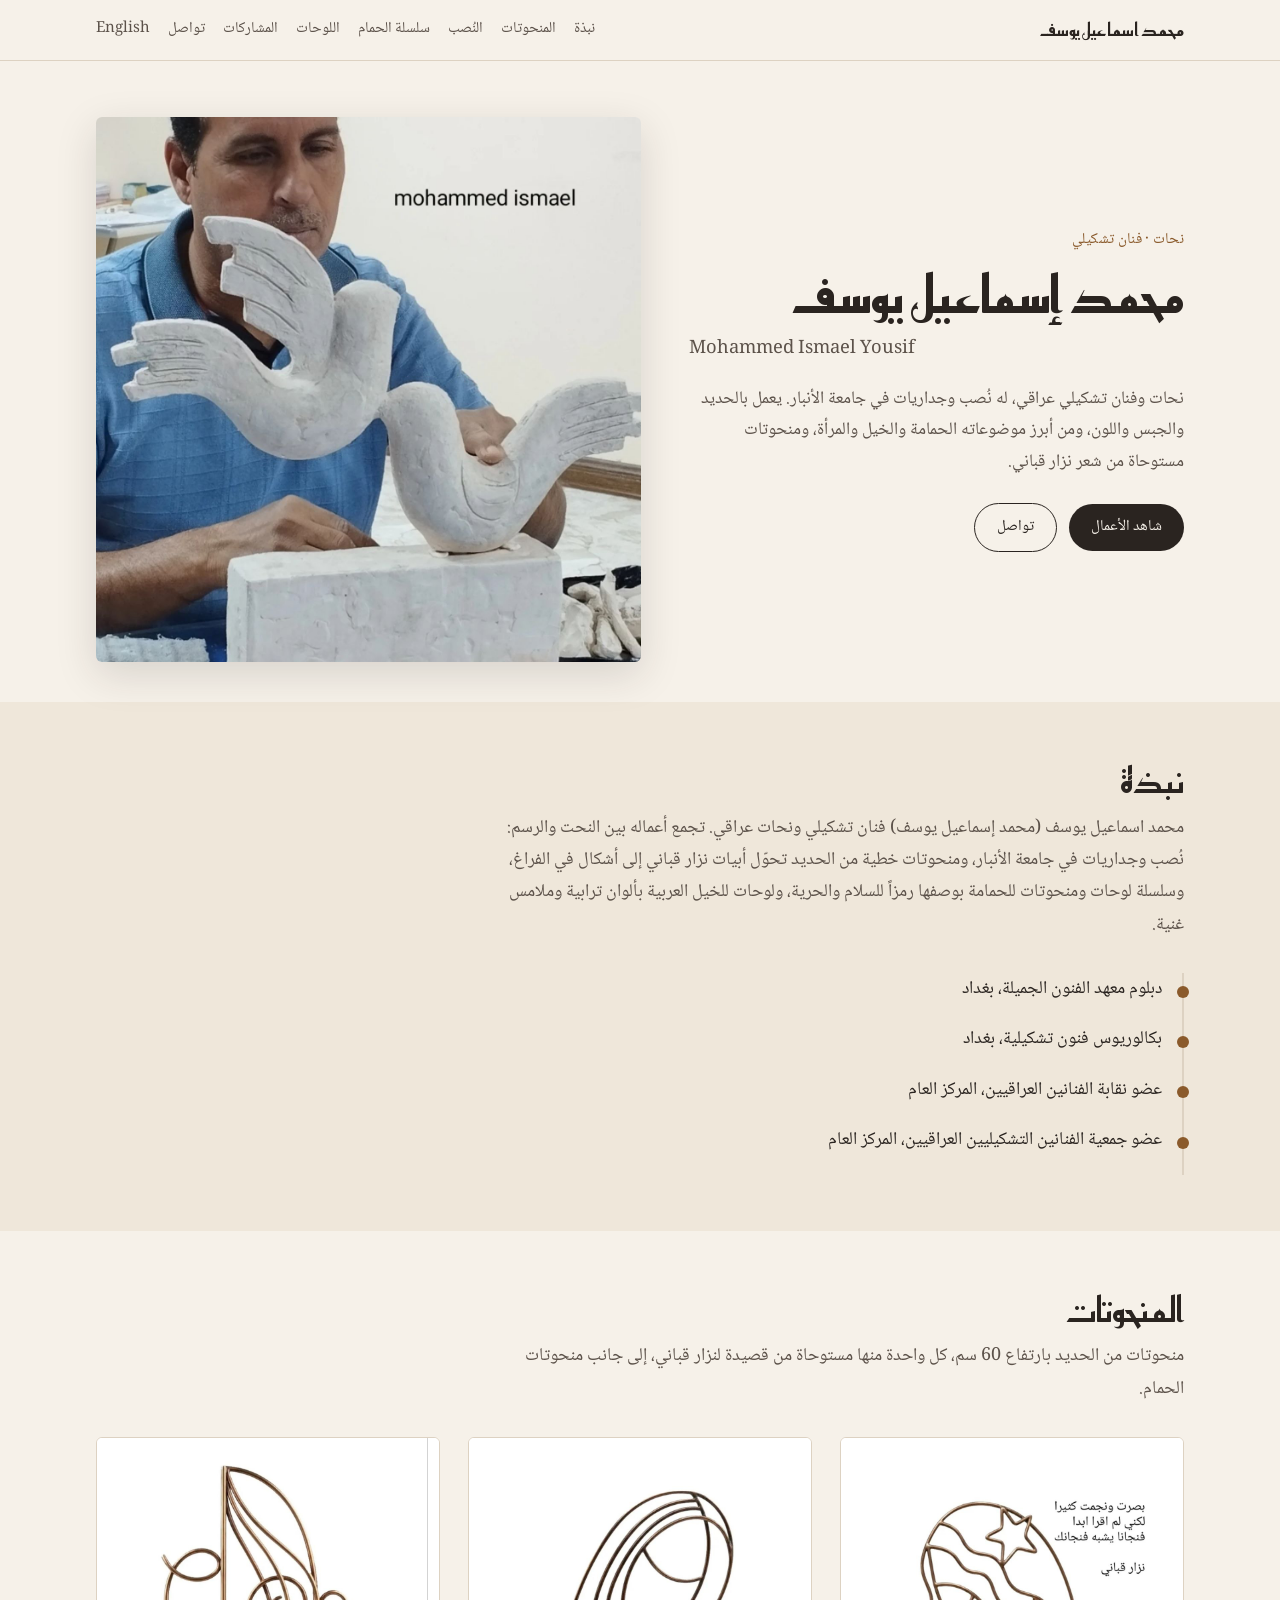
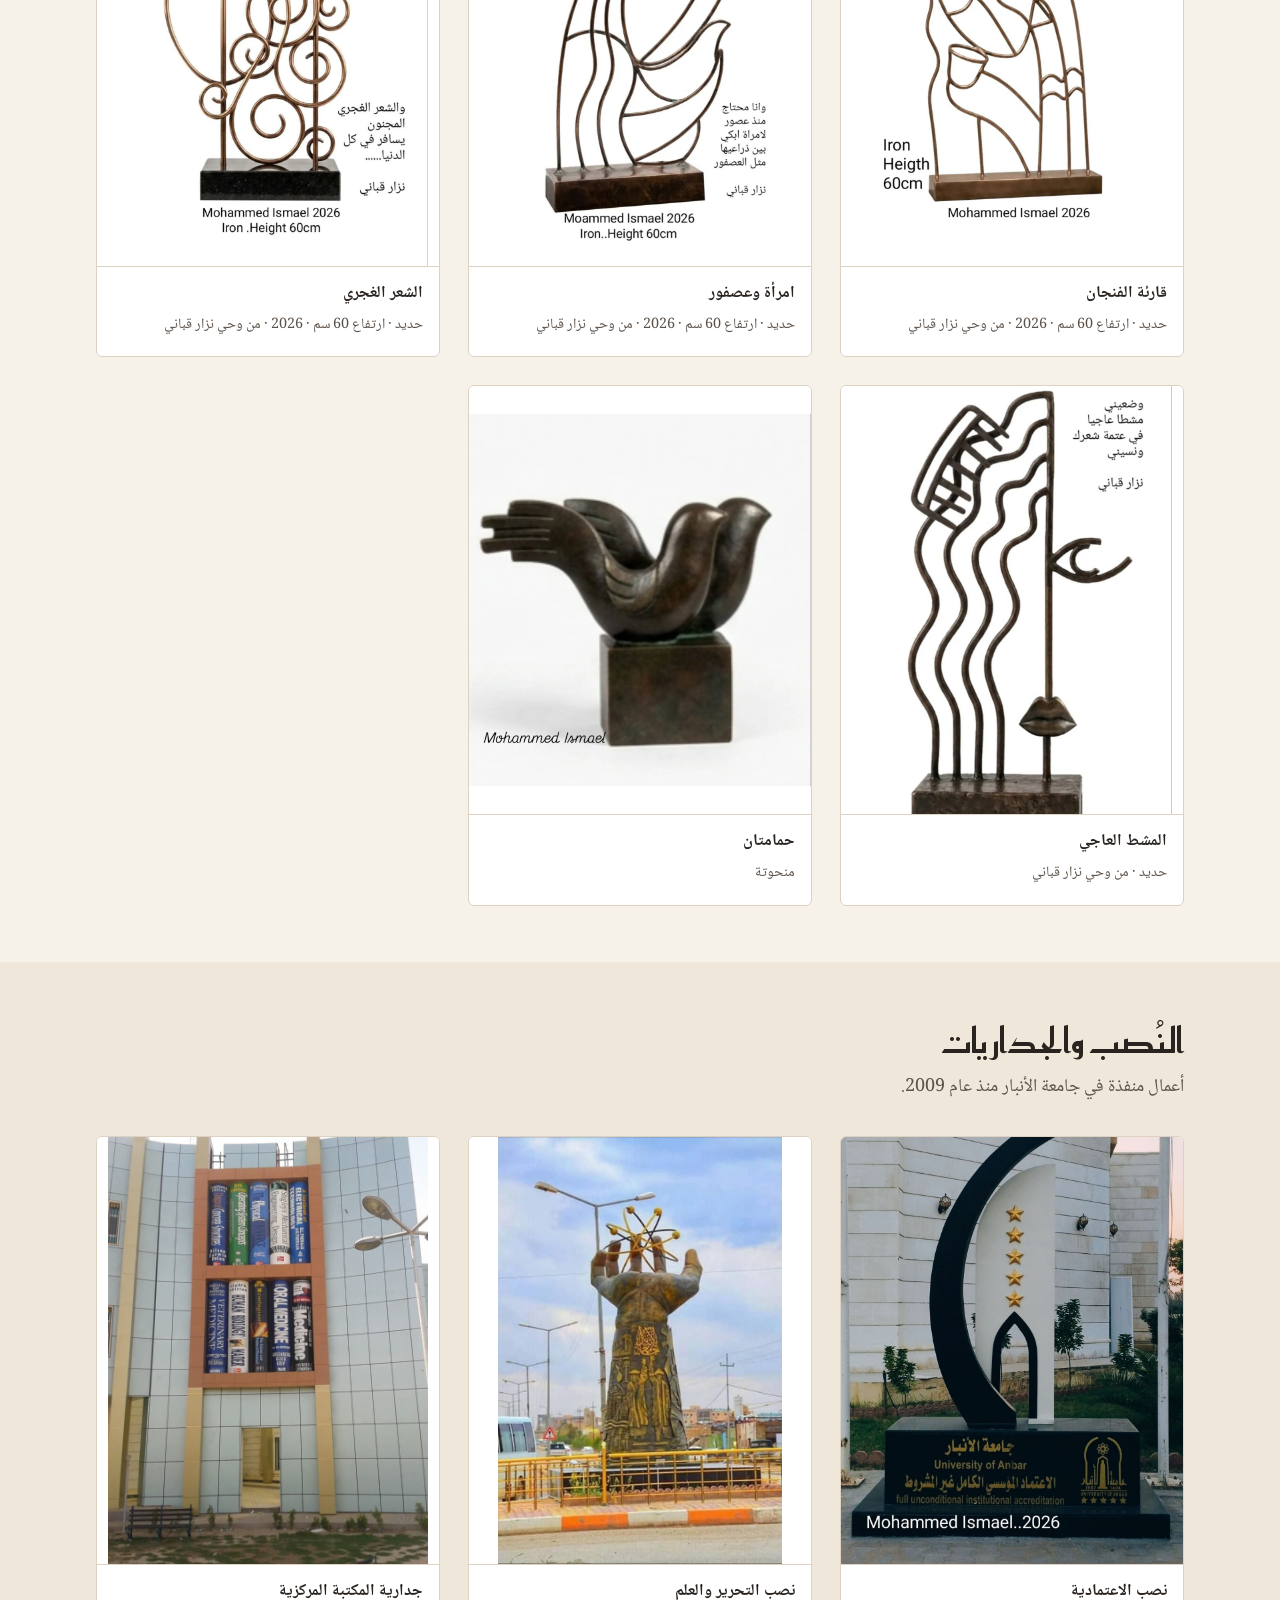
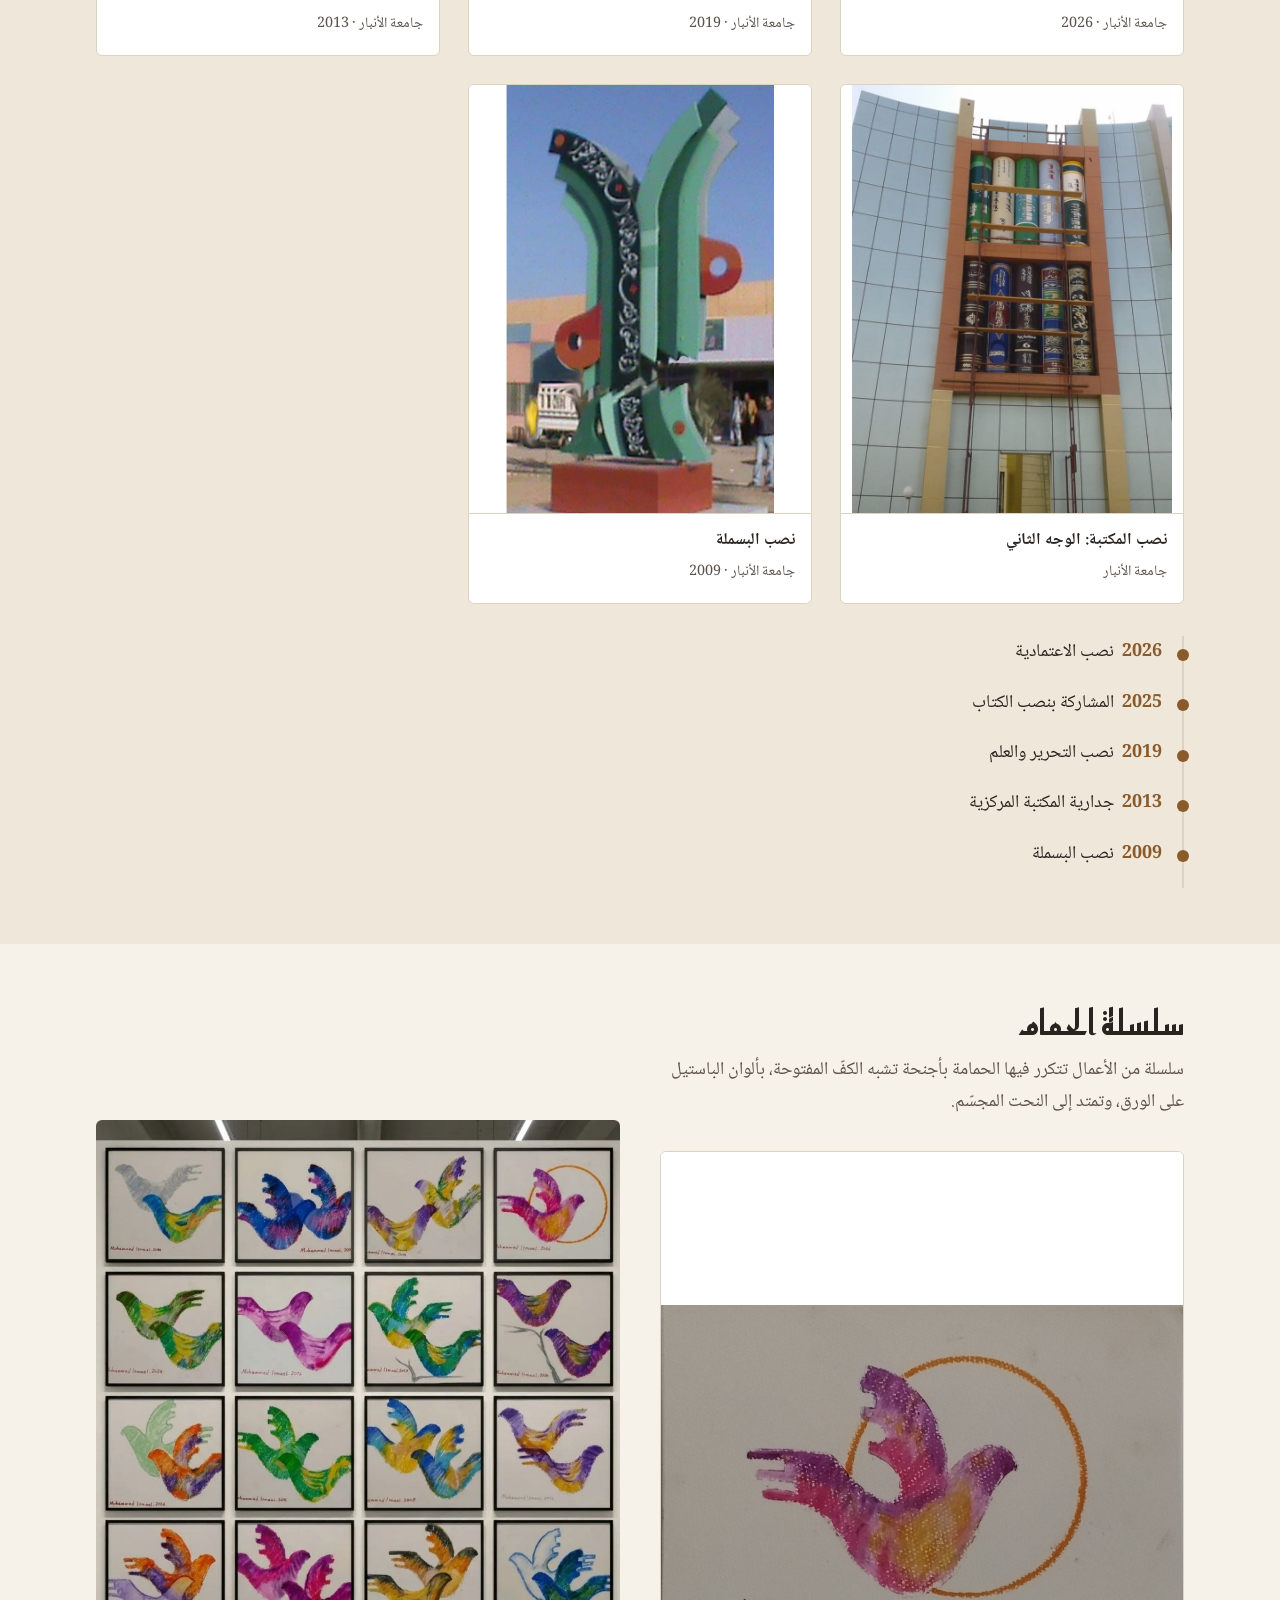
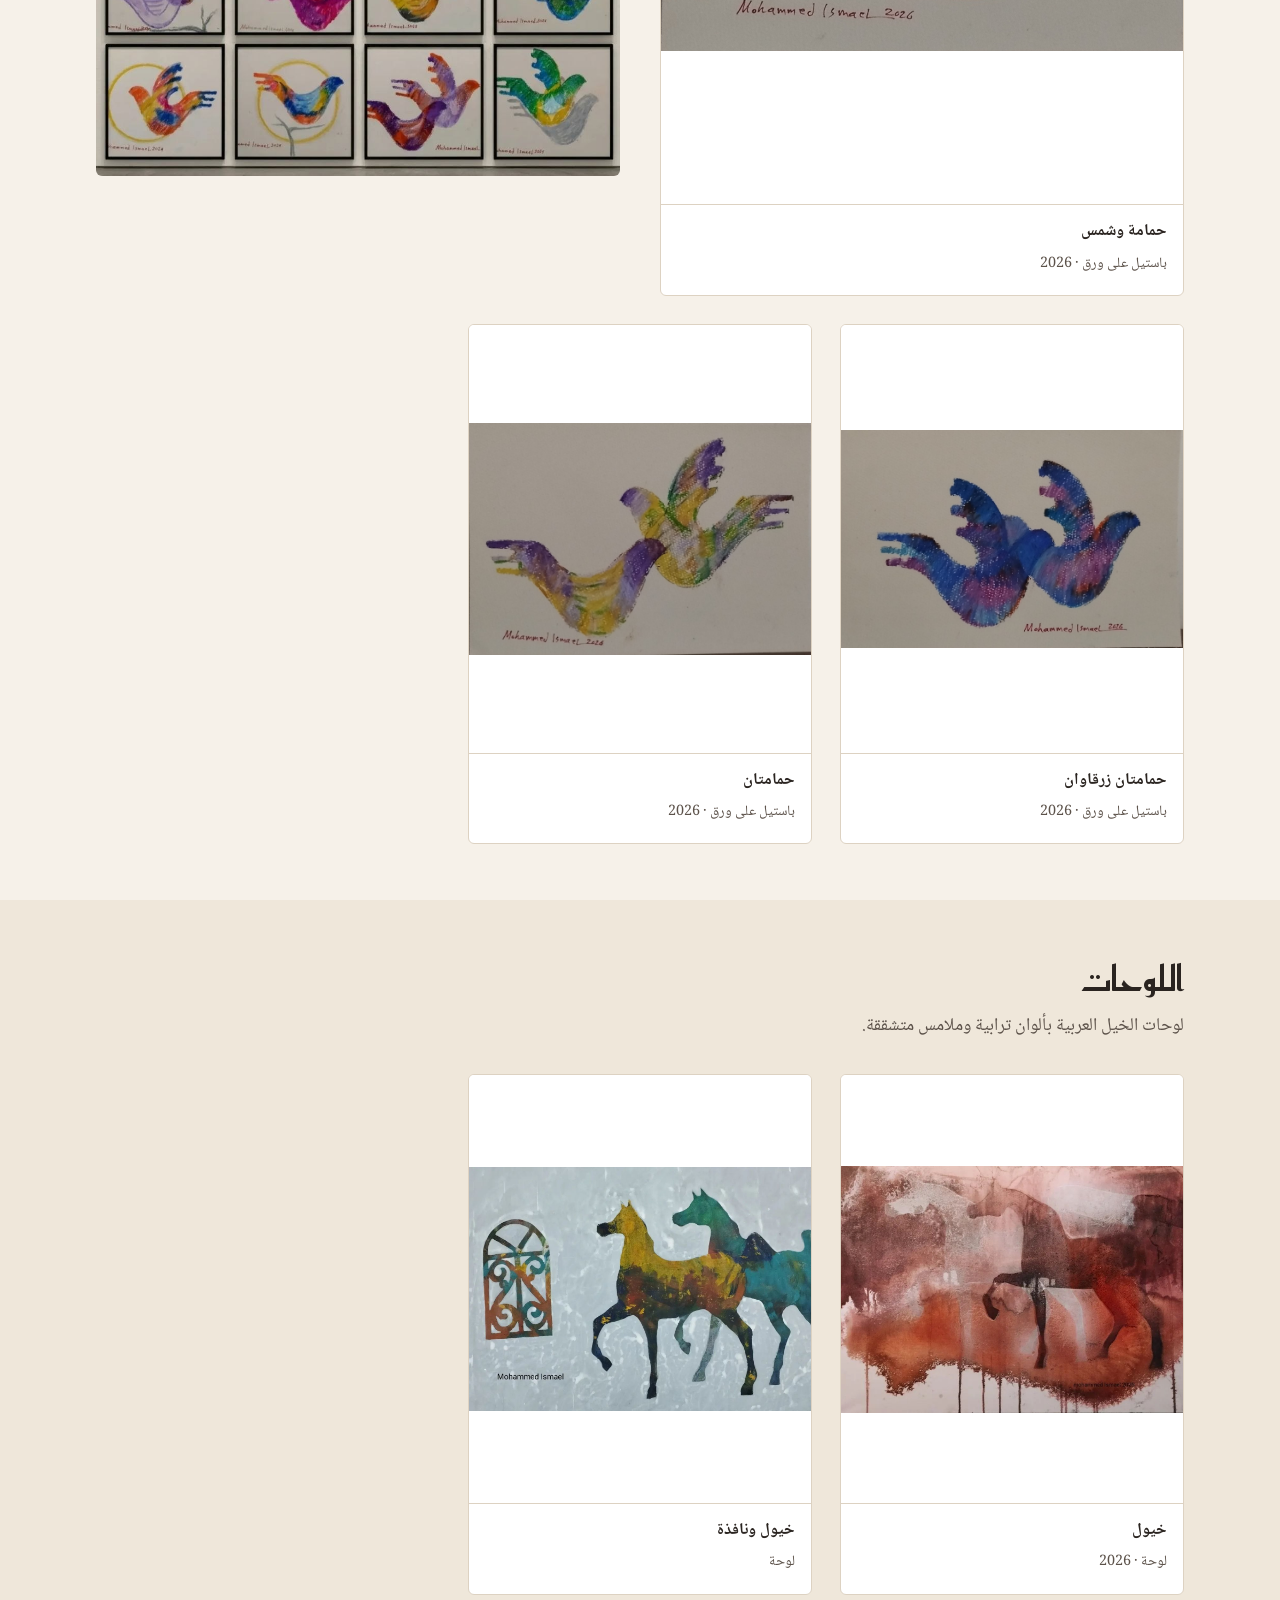
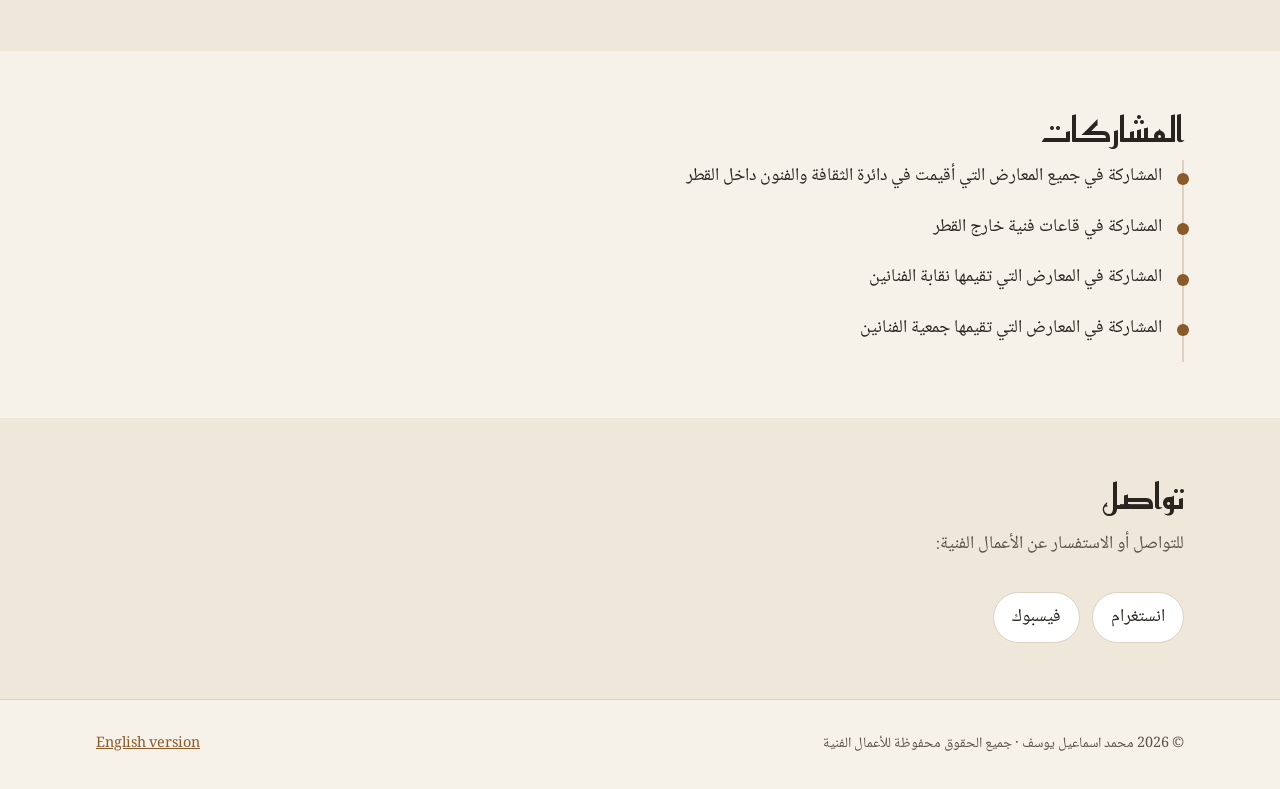
<file: index.html>
<!doctype html>
<html lang="ar" dir="rtl">
<head>
  <meta charset="utf-8">
  <meta name="viewport" content="width=device-width, initial-scale=1">
  <title>محمد اسماعيل يوسف | نحات وفنان تشكيلي</title>
  <meta name="description" content="الموقع الرسمي للفنان محمد اسماعيل يوسف (محمد إسماعيل يوسف · Mohammed Ismael)، نحات وفنان تشكيلي عراقي. نُصب وجداريات في جامعة الأنبار، ومنحوتات الحديد المستوحاة من شعر نزار قباني، وسلسلة الحمام، ولوحات الخيول.">
  <meta name="author" content="محمد اسماعيل يوسف">
  <link rel="canonical" href="https://mohammedismael-art.github.io/">
  <link rel="alternate" hreflang="ar" href="https://mohammedismael-art.github.io/">
  <link rel="alternate" hreflang="en" href="https://mohammedismael-art.github.io/en/">
  <link rel="alternate" hreflang="x-default" href="https://mohammedismael-art.github.io/">

  <meta property="og:type" content="profile">
  <meta property="og:title" content="محمد اسماعيل يوسف | نحات وفنان تشكيلي">
  <meta property="og:description" content="منحوتات ونُصب ولوحات الفنان محمد إسماعيل يوسف.">
  <meta property="og:url" content="https://mohammedismael-art.github.io/">
  <meta property="og:image" content="https://mohammedismael-art.github.io/images/artist-mohammed-ismael-studio.jpg">
  <meta property="og:locale" content="ar_IQ">
  <meta name="twitter:card" content="summary_large_image">

  <link rel="preconnect" href="https://fonts.googleapis.com">
  <link rel="preconnect" href="https://fonts.gstatic.com" crossorigin>
  <link href="https://fonts.googleapis.com/css2?family=Noto+Naskh+Arabic:wght@400;600&family=Reem+Kufi:wght@500;600&display=swap" rel="stylesheet">
  <link rel="stylesheet" href="style.css">

  <script type="application/ld+json">
  {
    "@context": "https://schema.org",
    "@graph": [
      {
        "@type": "ProfilePage",
        "@id": "https://mohammedismael-art.github.io/#profile",
        "url": "https://mohammedismael-art.github.io/",
        "name": "محمد اسماعيل يوسف | نحات وفنان تشكيلي",
        "inLanguage": "ar",
        "mainEntity": { "@id": "https://mohammedismael-art.github.io/#person" }
      },
      {
        "@type": "Person",
        "@id": "https://mohammedismael-art.github.io/#person",
        "name": "محمد إسماعيل يوسف",
        "alternateName": ["Mohammed Ismael", "Mohammed Ismael Yousif", "Mohammed Ismaeil", "Mohammed Asmaeil", "محمد اسماعيل يوسف", "محمد إسماعيل", "محمد اسماعيل"],
        "gender": "Male",
        "url": "https://mohammedismael-art.github.io/",
        "image": "https://mohammedismael-art.github.io/images/artist-mohammed-ismael-studio.jpg",
        "description": "نحات وفنان تشكيلي عراقي، له نُصب وجداريات في جامعة الأنبار.",
        "jobTitle": "نحات وفنان تشكيلي",
        "nationality": { "@type": "Country", "name": "العراق", "sameAs": "https://www.wikidata.org/wiki/Q796" },
        "affiliation": {
          "@type": "CollegeOrUniversity",
          "name": "جامعة الأنبار",
          "alternateName": "University of Anbar",
          "url": "https://www.uoanbar.edu.iq/",
          "sameAs": [
            "https://www.wikidata.org/wiki/Q7895053",
            "https://ar.wikipedia.org/wiki/جامعة_الأنبار",
            "https://en.wikipedia.org/wiki/University_of_Anbar"
          ]
        },
        "hasOccupation": [
          { "@type": "Occupation", "name": "نحات", "sameAs": "https://www.wikidata.org/wiki/Q1281618" },
          { "@type": "Occupation", "name": "رسام", "sameAs": "https://www.wikidata.org/wiki/Q1028181" }
        ],
        "alumniOf": { "@type": "EducationalOrganization", "name": "معهد الفنون الجميلة، بغداد" },
        "memberOf": [
          { "@type": "Organization", "name": "نقابة الفنانين العراقيين", "sameAs": "https://www.wikidata.org/wiki/Q71726394" },
          { "@type": "Organization", "name": "جمعية الفنانين التشكيليين العراقيين" }
        ],
        "knowsAbout": ["النحت", "النُصب العامة", "نحت الحديد", "الرسم", "الفن التشكيلي", "Sculpture", "Painting"],
        "knowsLanguage": "ar",
        "sameAs": [
          "https://www.instagram.com/mohammed.asmaeil/",
          "https://www.facebook.com/mohamedasmaeil"
        ]
      },
      {
        "@type": "VisualArtwork",
        "name": "قارئة الفنجان",
        "image": "https://mohammedismael-art.github.io/images/iron-sculpture-coffee-cup.jpg",
        "artform": "Sculpture",
        "artMedium": "حديد",
        "height": { "@type": "QuantitativeValue", "value": 60, "unitCode": "CMT" },
        "dateCreated": "2026",
        "creator": { "@id": "https://mohammedismael-art.github.io/#person" }
      },
      {
        "@type": "VisualArtwork",
        "name": "امرأة وعصفور",
        "image": "https://mohammedismael-art.github.io/images/iron-sculpture-woman-dove.jpg",
        "artform": "Sculpture",
        "artMedium": "حديد",
        "height": { "@type": "QuantitativeValue", "value": 60, "unitCode": "CMT" },
        "dateCreated": "2026",
        "creator": { "@id": "https://mohammedismael-art.github.io/#person" }
      },
      {
        "@type": "VisualArtwork",
        "name": "الشعر الغجري",
        "image": "https://mohammedismael-art.github.io/images/iron-sculpture-spirals.jpg",
        "artform": "Sculpture",
        "artMedium": "حديد",
        "height": { "@type": "QuantitativeValue", "value": 60, "unitCode": "CMT" },
        "dateCreated": "2026",
        "creator": { "@id": "https://mohammedismael-art.github.io/#person" }
      },
      {
        "@type": "VisualArtwork",
        "name": "نصب الاعتمادية",
        "alternateName": "Accreditation Monument, University of Anbar",
        "image": "https://mohammedismael-art.github.io/images/university-of-anbar-monument.jpg",
        "artform": "Sculpture",
        "dateCreated": "2026",
        "locationCreated": { "@type": "Place", "name": "جامعة الأنبار، الرمادي، العراق" },
        "creator": { "@id": "https://mohammedismael-art.github.io/#person" }
      },
      {
        "@type": "VisualArtwork",
        "name": "نصب التحرير والعلم",
        "alternateName": "Liberation and Science Monument",
        "image": "https://mohammedismael-art.github.io/images/liberation-and-science-monument.jpg",
        "artform": "Sculpture",
        "dateCreated": "2019",
        "locationCreated": { "@type": "Place", "name": "جامعة الأنبار، الرمادي، العراق" },
        "creator": { "@id": "https://mohammedismael-art.github.io/#person" }
      },
      {
        "@type": "VisualArtwork",
        "name": "جدارية المكتبة المركزية",
        "alternateName": "Central Library Mural",
        "image": "https://mohammedismael-art.github.io/images/central-library-mural-english-books.jpg",
        "artform": "Mural",
        "dateCreated": "2013",
        "locationCreated": { "@type": "Place", "name": "جامعة الأنبار، الرمادي، العراق" },
        "creator": { "@id": "https://mohammedismael-art.github.io/#person" }
      },
      {
        "@type": "VisualArtwork",
        "name": "نصب المكتبة: الوجه الثاني",
        "alternateName": "Library Monument, second face",
        "image": "https://mohammedismael-art.github.io/images/central-library-mural-arabic-books.jpg",
        "artform": "Mural",
        "locationCreated": { "@type": "Place", "name": "جامعة الأنبار، الرمادي، العراق" },
        "creator": { "@id": "https://mohammedismael-art.github.io/#person" }
      },
      {
        "@type": "VisualArtwork",
        "name": "نصب البسملة",
        "alternateName": "Basmala Monument",
        "image": "https://mohammedismael-art.github.io/images/basmala-monument.jpg",
        "artform": "Sculpture",
        "dateCreated": "2009",
        "locationCreated": { "@type": "Place", "name": "جامعة الأنبار، الرمادي، العراق" },
        "creator": { "@id": "https://mohammedismael-art.github.io/#person" }
      },
      {
        "@type": "VisualArtwork",
        "name": "سلسلة الحمام",
        "image": "https://mohammedismael-art.github.io/images/doves-series-exhibition-wall.jpg",
        "artform": "Painting",
        "creator": { "@id": "https://mohammedismael-art.github.io/#person" }
      }
    ]
  }
  </script>
</head>
<body dir="rtl">

<header class="site-header">
  <div class="wrap">
    <a class="brand" href="./">محمد اسماعيل يوسف</a>
    <nav class="nav" aria-label="القائمة">
      <a href="#about">نبذة</a>
      <a href="#sculpture">المنحوتات</a>
      <a href="#monuments">النُصب</a>
      <a href="#doves">سلسلة الحمام</a>
      <a href="#paintings">اللوحات</a>
      <a href="#participations">المشاركات</a>
      <a href="#contact">تواصل</a>
      <a href="en/" lang="en" hreflang="en">English</a>
    </nav>
  </div>
</header>

<main>
  <section class="hero">
    <div class="wrap">
      <div>
        <p class="eyebrow">نحات · فنان تشكيلي</p>
        <h1>محمد إسماعيل يوسف</h1>
        <p class="alt-name" lang="en" dir="ltr">Mohammed Ismael Yousif</p>
        <p class="lead">
          نحات وفنان تشكيلي عراقي، له نُصب وجداريات في جامعة الأنبار. يعمل بالحديد والجبس واللون،
          ومن أبرز موضوعاته الحمامة والخيل والمرأة، ومنحوتات مستوحاة من شعر نزار قباني.
        </p>
        <a class="btn" href="#sculpture">شاهد الأعمال</a>
        <a class="btn ghost" href="#contact">تواصل</a>
      </div>
      <img src="images/artist-mohammed-ismael-studio.jpg" width="1280" height="1280"
           alt="الفنان محمد إسماعيل يوسف يعمل على منحوتة حمامة من الجبس في مرسمه">
    </div>
  </section>

  <section id="about" class="alt">
    <div class="wrap">
      <h2>نبذة</h2>
      <p class="section-intro">
        محمد اسماعيل يوسف (محمد إسماعيل يوسف) فنان تشكيلي ونحات عراقي.
        تجمع أعماله بين النحت والرسم: نُصب وجداريات في جامعة الأنبار، ومنحوتات خطية من الحديد تحوّل أبيات نزار قباني إلى أشكال في الفراغ،
        وسلسلة لوحات ومنحوتات للحمامة بوصفها رمزاً للسلام والحرية، ولوحات للخيل العربية بألوان ترابية وملامس غنية.
      </p>
      <ul class="timeline">
        <li>دبلوم معهد الفنون الجميلة، بغداد</li>
        <li>بكالوريوس فنون تشكيلية، بغداد</li>
        <li>عضو نقابة الفنانين العراقيين، المركز العام</li>
        <li>عضو جمعية الفنانين التشكيليين العراقيين، المركز العام</li>
      </ul>
    </div>
  </section>

  <section id="sculpture">
    <div class="wrap">
      <h2>المنحوتات</h2>
      <p class="section-intro">منحوتات من الحديد بارتفاع 60 سم، كل واحدة منها مستوحاة من قصيدة لنزار قباني، إلى جانب منحوتات الحمام.</p>
      <div class="gallery">
        <figure>
          <a href="images/iron-sculpture-coffee-cup.jpg"><img src="images/iron-sculpture-coffee-cup.jpg" width="960" height="1280" loading="lazy" alt="منحوتة حديد لامرأة تحمل فنجاناً تعلوها نجمة، للفنان محمد اسماعيل يوسف"></a>
          <figcaption><strong>قارئة الفنجان</strong><span>حديد · ارتفاع 60 سم · 2026 · من وحي نزار قباني</span></figcaption>
        </figure>
        <figure>
          <a href="images/iron-sculpture-woman-dove.jpg"><img src="images/iron-sculpture-woman-dove.jpg" width="960" height="1280" loading="lazy" alt="منحوتة حديد لامرأة تحتضن عصفوراً، للفنان محمد اسماعيل يوسف"></a>
          <figcaption><strong>امرأة وعصفور</strong><span>حديد · ارتفاع 60 سم · 2026 · من وحي نزار قباني</span></figcaption>
        </figure>
        <figure>
          <a href="images/iron-sculpture-spirals.jpg"><img src="images/iron-sculpture-spirals.jpg" width="961" height="1280" loading="lazy" alt="منحوتة حديد بخطوط حلزونية تمثل الشعر المتطاير، للفنان محمد اسماعيل يوسف"></a>
          <figcaption><strong>الشعر الغجري</strong><span>حديد · ارتفاع 60 سم · 2026 · من وحي نزار قباني</span></figcaption>
        </figure>
        <figure>
          <a href="images/iron-sculpture-comb.jpg"><img src="images/iron-sculpture-comb.jpg" width="960" height="1280" loading="lazy" alt="منحوتة حديد لوجه امرأة بشعر متموج ومشط، للفنان محمد اسماعيل يوسف"></a>
          <figcaption><strong>المشط العاجي</strong><span>حديد · من وحي نزار قباني</span></figcaption>
        </figure>
        <figure>
          <a href="images/bronze-doves-sculpture.jpg"><img src="images/bronze-doves-sculpture.jpg" width="1176" height="1280" loading="lazy" alt="منحوتة حمامتين متلاصقتين على قاعدة، للفنان محمد اسماعيل يوسف"></a>
          <figcaption><strong>حمامتان</strong><span>منحوتة</span></figcaption>
        </figure>
      </div>
    </div>
  </section>

  <section id="monuments" class="alt">
    <div class="wrap">
      <h2>النُصب والجداريات</h2>
      <p class="section-intro">أعمال منفذة في جامعة الأنبار منذ عام 2009.</p>
      <div class="gallery">
        <figure>
          <a href="images/university-of-anbar-monument.jpg"><img src="images/university-of-anbar-monument.jpg" width="1024" height="1280" loading="lazy" alt="نصب الاعتمادية في جامعة الأنبار، للفنان محمد إسماعيل يوسف"></a>
          <figcaption><strong>نصب الاعتمادية</strong><span>جامعة الأنبار · 2026</span></figcaption>
        </figure>
        <figure>
          <a href="images/liberation-and-science-monument.jpg"><img src="images/liberation-and-science-monument.jpg" width="720" height="1087" loading="lazy" alt="نصب التحرير والعلم: كفّ تحمل نموذج الذرّة وعليها نقوش بارزة، للفنان محمد إسماعيل يوسف"></a>
          <figcaption><strong>نصب التحرير والعلم</strong><span>جامعة الأنبار · 2019</span></figcaption>
        </figure>
        <figure>
          <a href="images/central-library-mural-english-books.jpg"><img src="images/central-library-mural-english-books.jpg" width="720" height="960" loading="lazy" alt="جدارية المكتبة المركزية: رفّان من كتب عملاقة على واجهة المبنى، للفنان محمد إسماعيل يوسف"></a>
          <figcaption><strong>جدارية المكتبة المركزية</strong><span>جامعة الأنبار · 2013</span></figcaption>
        </figure>
        <figure>
          <a href="images/central-library-mural-arabic-books.jpg"><img src="images/central-library-mural-arabic-books.jpg" width="720" height="960" loading="lazy" alt="نصب المكتبة، الوجه الثاني: كتب عملاقة بعناوين عربية مزخرفة، للفنان محمد إسماعيل يوسف"></a>
          <figcaption><strong>نصب المكتبة: الوجه الثاني</strong><span>جامعة الأنبار</span></figcaption>
        </figure>
        <figure>
          <a href="images/basmala-monument.jpg"><img src="images/basmala-monument.jpg" width="720" height="1152" loading="lazy" alt="نصب البسملة: نصب ملوّن بالأخضر والأحمر يتوسطه خط عربي، للفنان محمد إسماعيل يوسف"></a>
          <figcaption><strong>نصب البسملة</strong><span>جامعة الأنبار · 2009</span></figcaption>
        </figure>
      </div>
      <ul class="timeline" style="margin-top:32px">
        <li><span class="year">2026</span>نصب الاعتمادية</li>
        <li><span class="year">2025</span>المشاركة بنصب الكتاب</li>
        <li><span class="year">2019</span>نصب التحرير والعلم</li>
        <li><span class="year">2013</span>جدارية المكتبة المركزية</li>
        <li><span class="year">2009</span>نصب البسملة</li>
      </ul>
    </div>
  </section>

  <section id="doves">
    <div class="wrap feature">
      <div>
        <h2>سلسلة الحمام</h2>
        <p class="section-intro">
          سلسلة من الأعمال تتكرر فيها الحمامة بأجنحة تشبه الكفّ المفتوحة، بألوان الباستيل على الورق،
          وتمتد إلى النحت المجسّم.
        </p>
        <div class="gallery">
          <figure>
            <a href="images/dove-and-sun-pastel.jpg"><img src="images/dove-and-sun-pastel.jpg" width="1585" height="1048" loading="lazy" alt="لوحة حمامة بالوردي والبنفسجي داخل دائرة برتقالية، محمد اسماعيل يوسف 2026"></a>
            <figcaption><strong>حمامة وشمس</strong><span>باستيل على ورق · 2026</span></figcaption>
          </figure>
        </div>
      </div>
      <img src="images/doves-series-exhibition-wall.jpg" width="1022" height="1280" loading="lazy"
           alt="عشرون لوحة من سلسلة الحمام معروضة على جدار معرض">
    </div>
    <div class="wrap" style="margin-top:28px">
      <div class="gallery">
        <figure>
          <a href="images/two-doves-blue-pastel.jpg"><img src="images/two-doves-blue-pastel.jpg" width="1599" height="1019" loading="lazy" alt="لوحة حمامتين بالأزرق والبنفسجي، محمد اسماعيل يوسف 2026"></a>
          <figcaption><strong>حمامتان زرقاوان</strong><span>باستيل على ورق · 2026</span></figcaption>
        </figure>
        <figure>
          <a href="images/two-doves-purple-yellow-pastel.jpg"><img src="images/two-doves-purple-yellow-pastel.jpg" width="1600" height="1083" loading="lazy" alt="لوحة حمامتين بالبنفسجي والأصفر، محمد اسماعيل يوسف 2026"></a>
          <figcaption><strong>حمامتان</strong><span>باستيل على ورق · 2026</span></figcaption>
        </figure>
      </div>
    </div>
  </section>

  <section id="paintings" class="alt">
    <div class="wrap">
      <h2>اللوحات</h2>
      <p class="section-intro">لوحات الخيل العربية بألوان ترابية وملامس متشققة.</p>
      <div class="gallery">
        <figure>
          <a href="images/horses-painting-earth-tones.jpg"><img src="images/horses-painting-earth-tones.jpg" width="1080" height="780" loading="lazy" alt="لوحة خيول بألوان بنية وبرتقالية متدفقة، محمد اسماعيل يوسف 2026"></a>
          <figcaption><strong>خيول</strong><span>لوحة · 2026</span></figcaption>
        </figure>
        <figure>
          <a href="images/horses-and-window-painting.jpg"><img src="images/horses-and-window-painting.jpg" width="1280" height="912" loading="lazy" alt="لوحة حصانين ملونين بجانب نافذة تراثية، محمد اسماعيل يوسف"></a>
          <figcaption><strong>خيول ونافذة</strong><span>لوحة</span></figcaption>
        </figure>
      </div>
    </div>
  </section>

  <section id="participations">
    <div class="wrap">
      <h2>المشاركات</h2>
      <ul class="timeline">
        <li>المشاركة في جميع المعارض التي أقيمت في دائرة الثقافة والفنون داخل القطر</li>
        <li>المشاركة في قاعات فنية خارج القطر</li>
        <li>المشاركة في المعارض التي تقيمها نقابة الفنانين</li>
        <li>المشاركة في المعارض التي تقيمها جمعية الفنانين</li>
      </ul>
    </div>
  </section>

  <section id="contact" class="alt">
    <div class="wrap">
      <h2>تواصل</h2>
      <p class="section-intro">للتواصل أو الاستفسار عن الأعمال الفنية:</p>
      <ul class="links">
        <li><a href="https://www.instagram.com/mohammed.asmaeil/" rel="me noopener">انستغرام</a></li>
        <li><a href="https://www.facebook.com/mohamedasmaeil" rel="me noopener">فيسبوك</a></li>
      </ul>
    </div>
  </section>
</main>

<footer>
  <div class="wrap">
    <span>© 2026 محمد اسماعيل يوسف · جميع الحقوق محفوظة للأعمال الفنية</span>
    <a href="en/" lang="en" hreflang="en">English version</a>
  </div>
</footer>

</body>
</html>
</file>
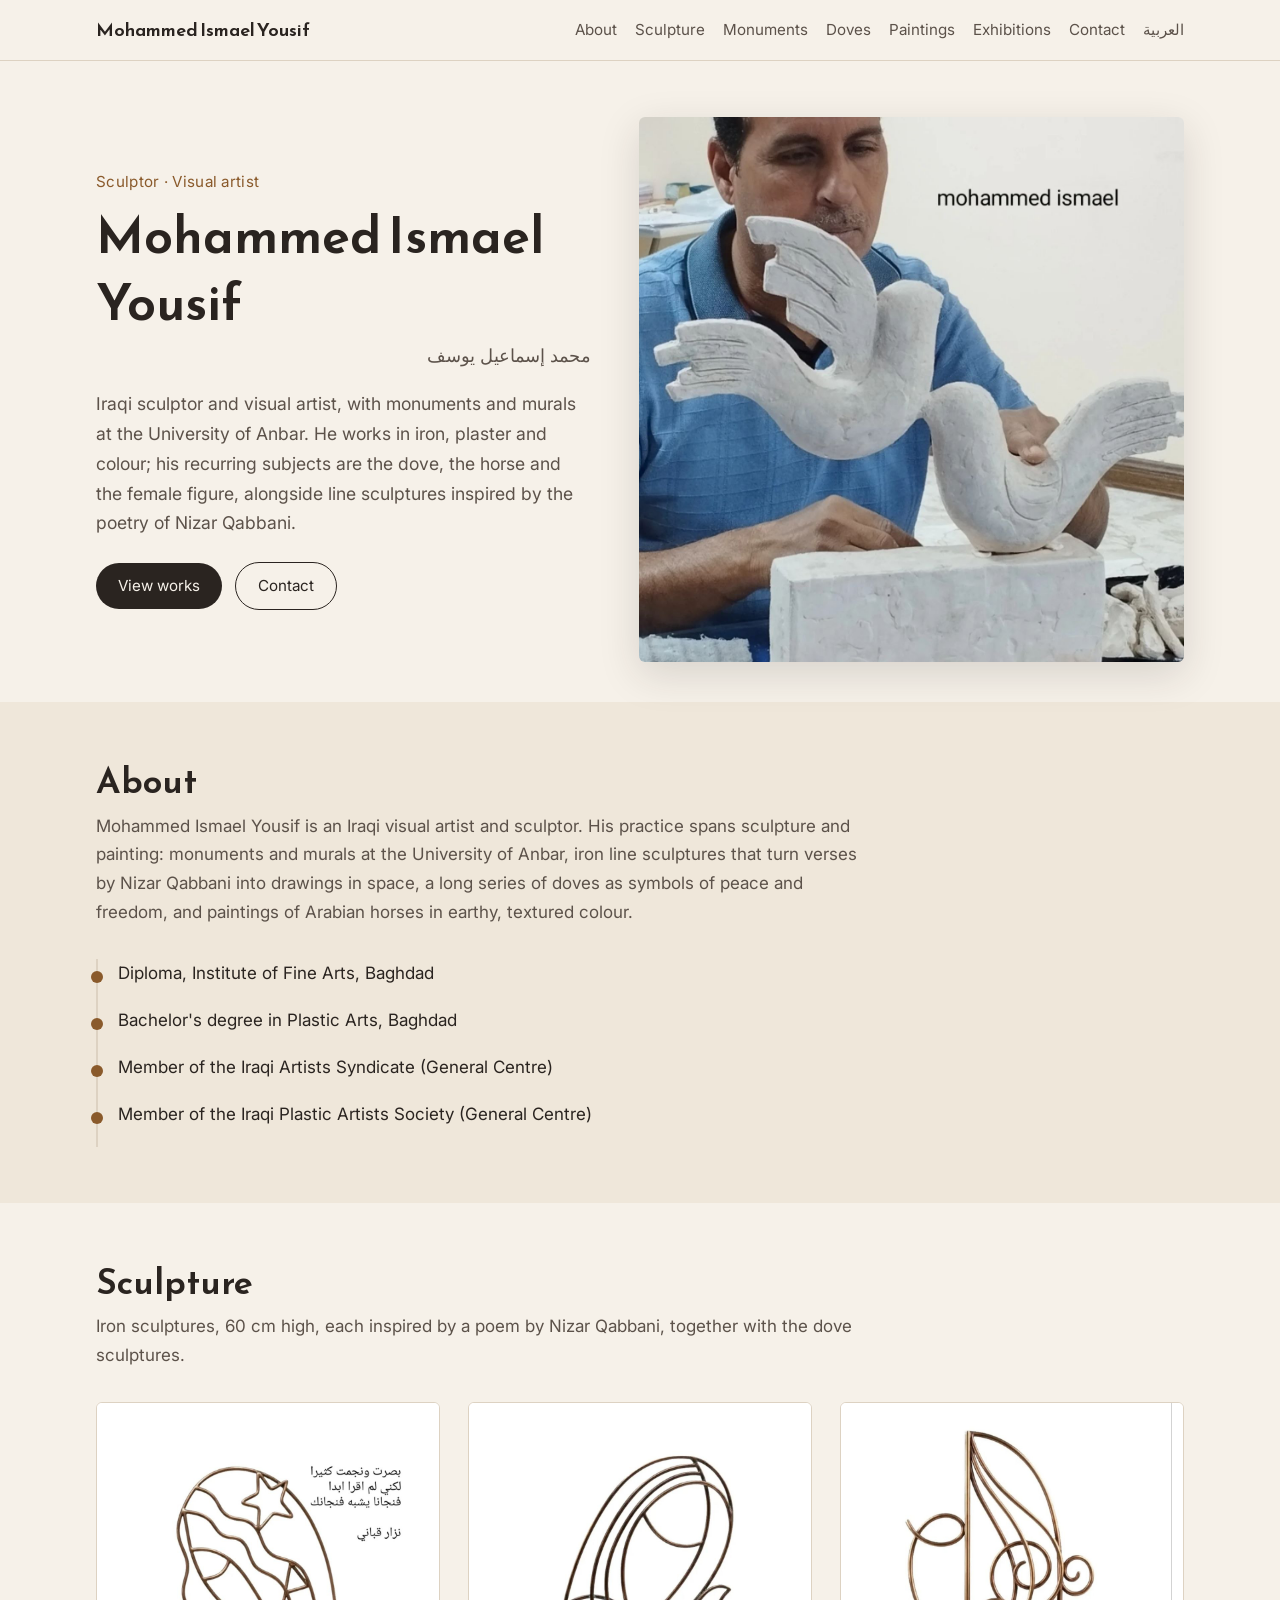
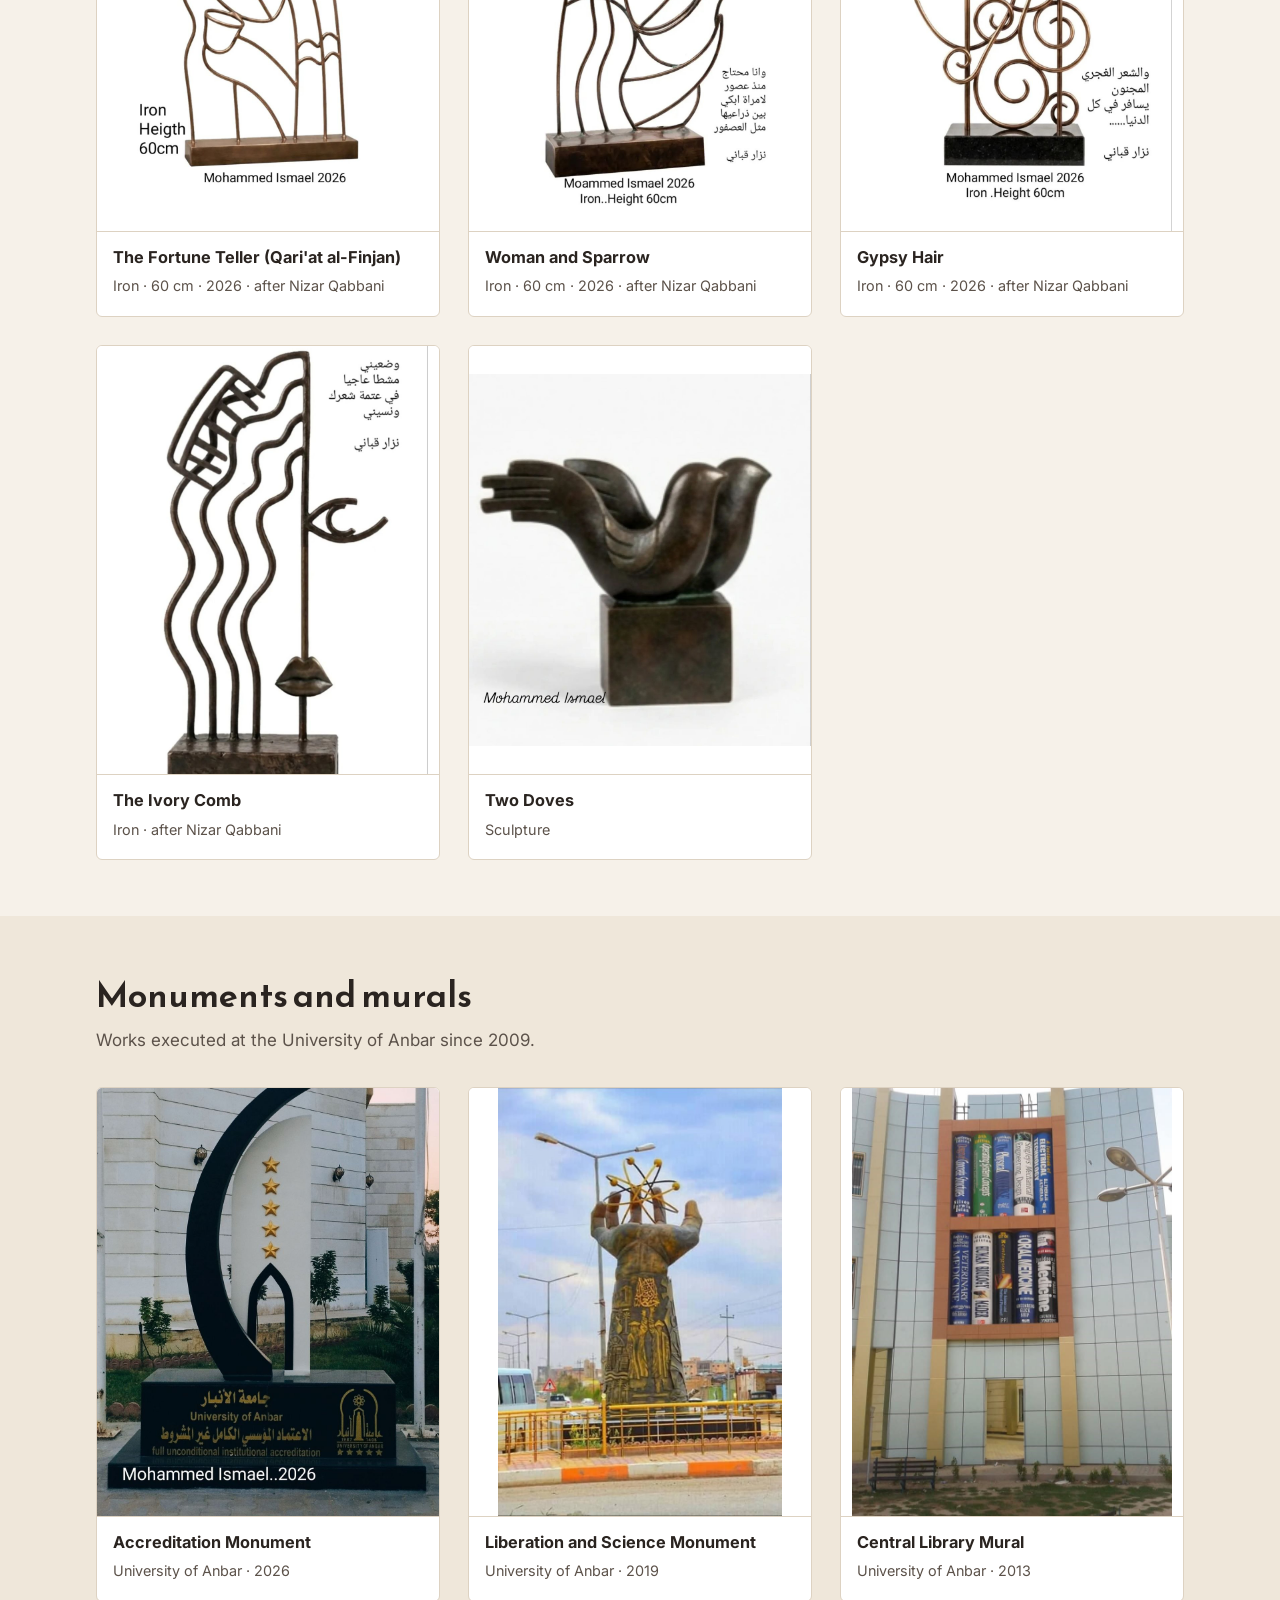
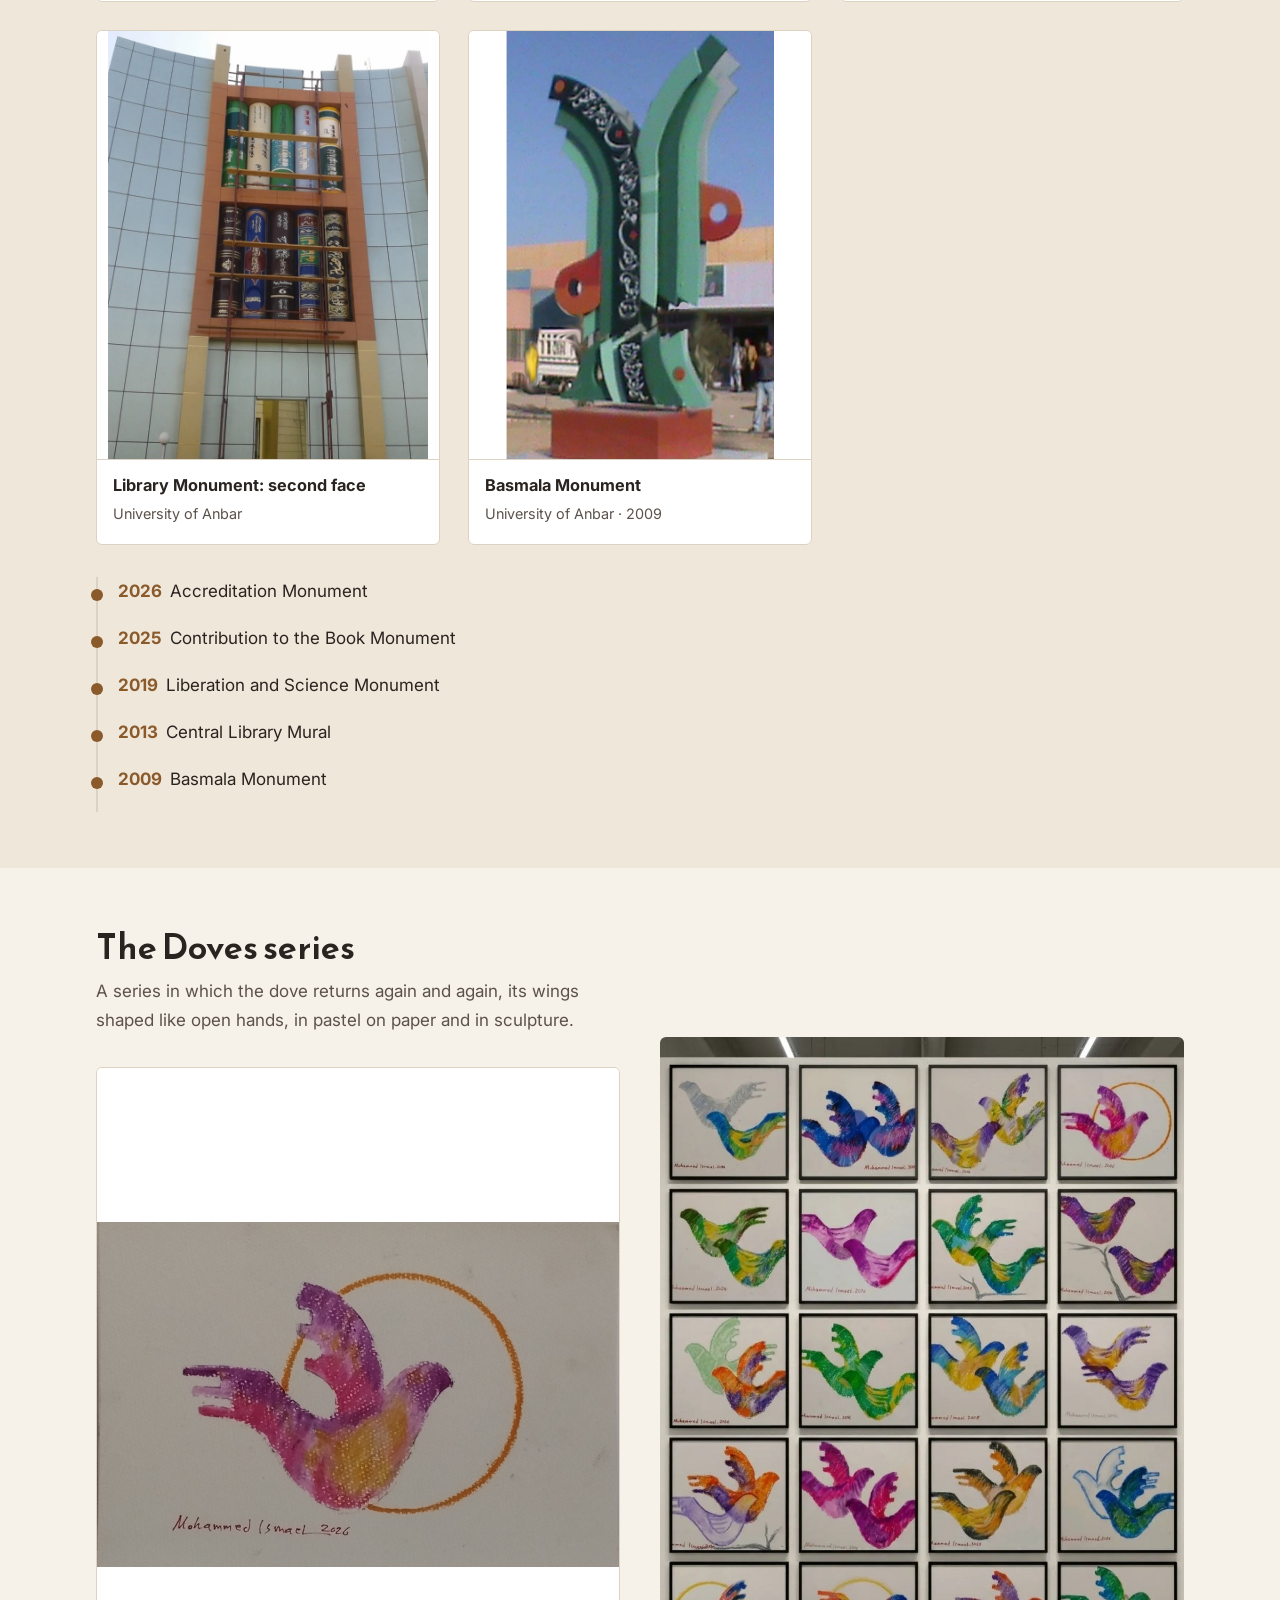
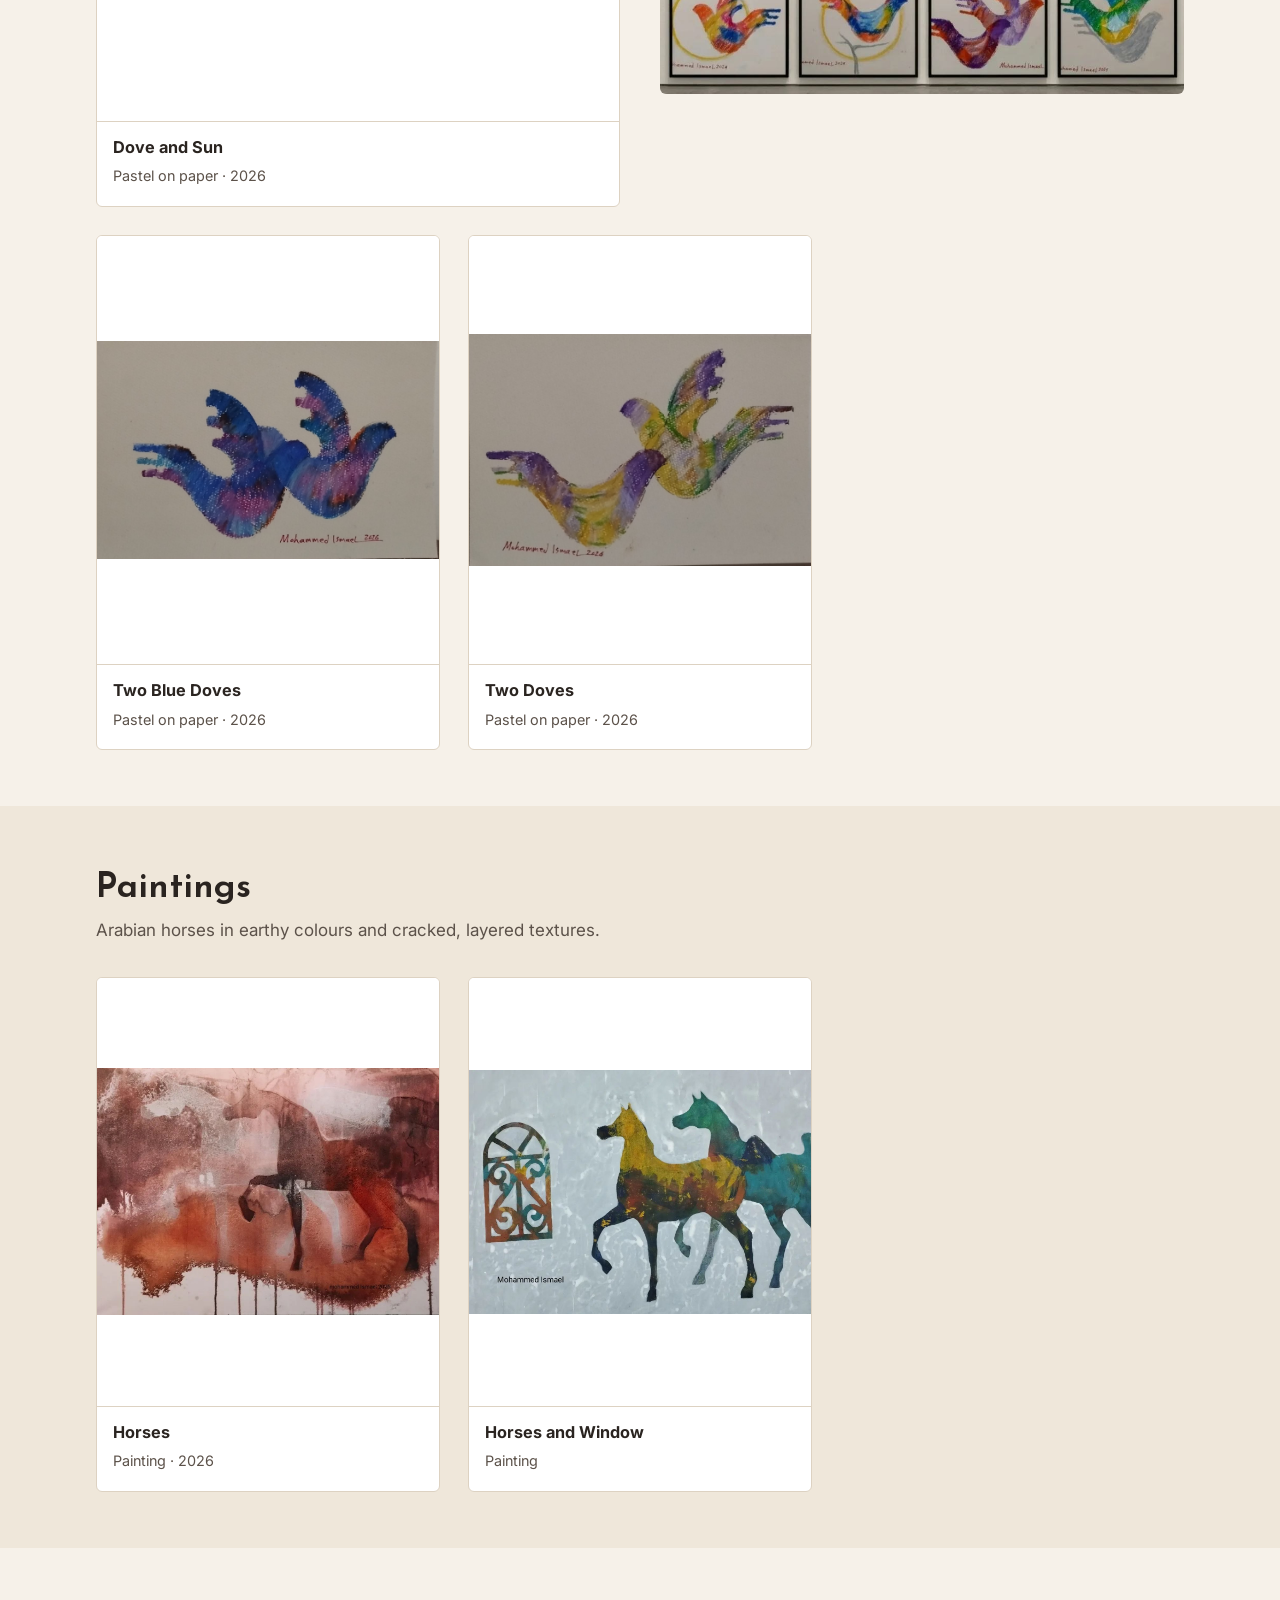
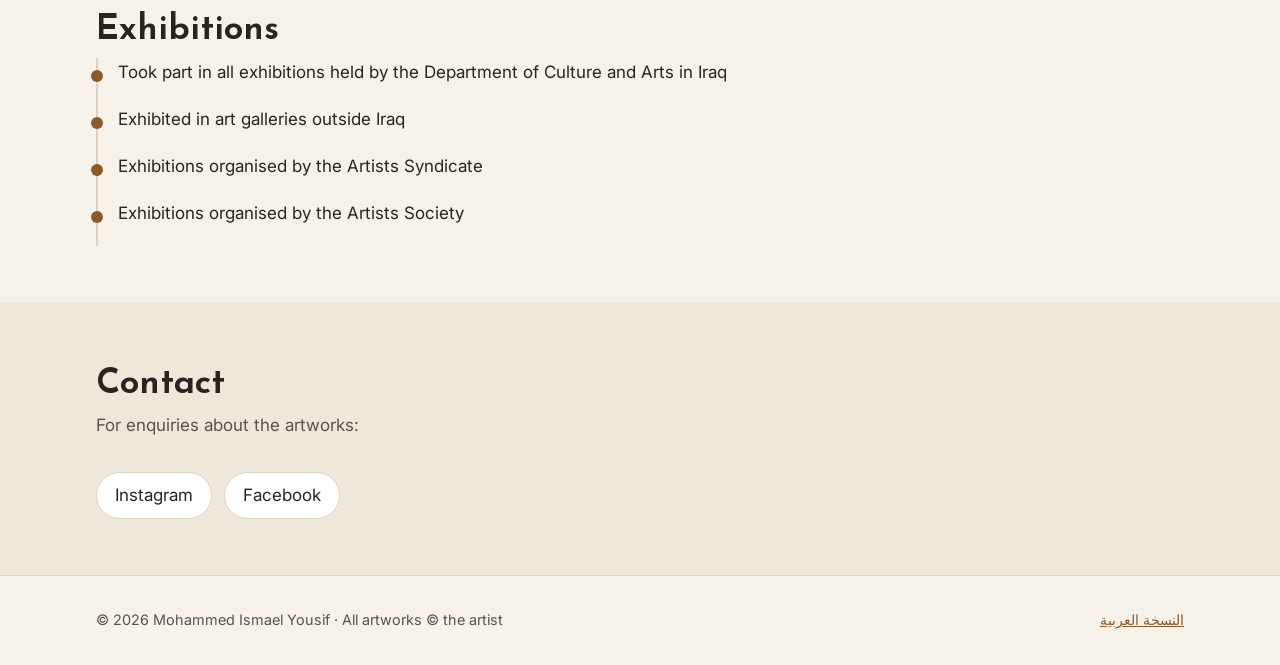
<file: en/index.html>
<!doctype html>
<html lang="en" dir="ltr">
<head>
  <meta charset="utf-8">
  <meta name="viewport" content="width=device-width, initial-scale=1">
  <title>Mohammed Ismael Yousif | Sculptor &amp; Visual Artist</title>
  <meta name="description" content="Official website of Mohammed Ismael Yousif (محمد إسماعيل يوسف), Iraqi sculptor and visual artist. Monuments and murals at the University of Anbar, iron sculptures inspired by Nizar Qabbani, the Doves series, and horse paintings.">
  <meta name="author" content="Mohammed Ismael Yousif">
  <link rel="canonical" href="https://mohammedismael-art.github.io/en/">
  <link rel="alternate" hreflang="ar" href="https://mohammedismael-art.github.io/">
  <link rel="alternate" hreflang="en" href="https://mohammedismael-art.github.io/en/">
  <link rel="alternate" hreflang="x-default" href="https://mohammedismael-art.github.io/">

  <meta property="og:type" content="profile">
  <meta property="og:title" content="Mohammed Ismael Yousif | Sculptor &amp; Visual Artist">
  <meta property="og:description" content="Sculptures, monuments and paintings by the Iraqi artist Mohammed Ismael Yousif.">
  <meta property="og:url" content="https://mohammedismael-art.github.io/en/">
  <meta property="og:image" content="https://mohammedismael-art.github.io/images/artist-mohammed-ismael-studio.jpg">
  <meta property="og:locale" content="en_US">
  <meta name="twitter:card" content="summary_large_image">

  <link rel="preconnect" href="https://fonts.googleapis.com">
  <link rel="preconnect" href="https://fonts.gstatic.com" crossorigin>
  <link href="https://fonts.googleapis.com/css2?family=Inter:wght@400;600&family=Reem+Kufi:wght@500;600&display=swap" rel="stylesheet">
  <link rel="stylesheet" href="../style.css">

  <script type="application/ld+json">
  {
    "@context": "https://schema.org",
    "@type": "ProfilePage",
    "@id": "https://mohammedismael-art.github.io/en/#profile",
    "url": "https://mohammedismael-art.github.io/en/",
    "name": "Mohammed Ismael Yousif | Sculptor & Visual Artist",
    "inLanguage": "en",
    "mainEntity": {
      "@type": "Person",
      "@id": "https://mohammedismael-art.github.io/#person",
      "name": "Mohammed Ismael Yousif",
      "alternateName": ["Mohammed Ismael", "Mohammed Ismaeil", "Mohammed Asmaeil", "محمد إسماعيل يوسف"],
      "url": "https://mohammedismael-art.github.io/",
      "image": "https://mohammedismael-art.github.io/images/artist-mohammed-ismael-studio.jpg",
      "description": "Iraqi sculptor and visual artist with monuments and murals at the University of Anbar.",
      "jobTitle": "Sculptor and visual artist",
      "affiliation": {
        "@type": "CollegeOrUniversity",
        "name": "University of Anbar",
        "url": "https://www.uoanbar.edu.iq/",
        "sameAs": "https://www.wikidata.org/wiki/Q7895053"
      },
      "alumniOf": { "@type": "EducationalOrganization", "name": "Institute of Fine Arts, Baghdad" },
      "memberOf": [
        { "@type": "Organization", "name": "Iraqi Artists Syndicate", "sameAs": "https://www.wikidata.org/wiki/Q71726394" },
        { "@type": "Organization", "name": "Iraqi Plastic Artists Society" }
      ],
      "sameAs": [
        "https://www.instagram.com/mohammed.asmaeil/",
        "https://www.facebook.com/mohamedasmaeil"
      ]
    }
  }
  </script>
</head>
<body dir="ltr">

<header class="site-header">
  <div class="wrap">
    <a class="brand" href="./">Mohammed Ismael Yousif</a>
    <nav class="nav" aria-label="Main">
      <a href="#about">About</a>
      <a href="#sculpture">Sculpture</a>
      <a href="#monuments">Monuments</a>
      <a href="#doves">Doves</a>
      <a href="#paintings">Paintings</a>
      <a href="#participations">Exhibitions</a>
      <a href="#contact">Contact</a>
      <a href="../" lang="ar" hreflang="ar">العربية</a>
    </nav>
  </div>
</header>

<main>
  <section class="hero">
    <div class="wrap">
      <div>
        <p class="eyebrow">Sculptor · Visual artist</p>
        <h1>Mohammed Ismael Yousif</h1>
        <p class="alt-name" lang="ar" dir="rtl">محمد إسماعيل يوسف</p>
        <p class="lead">
          Iraqi sculptor and visual artist, with monuments and murals at the University of Anbar. He works in iron, plaster and colour;
          his recurring subjects are the dove, the horse and the female figure, alongside line sculptures inspired by the poetry of Nizar Qabbani.
        </p>
        <a class="btn" href="#sculpture">View works</a>
        <a class="btn ghost" href="#contact">Contact</a>
      </div>
      <img src="../images/artist-mohammed-ismael-studio.jpg" width="1280" height="1280"
           alt="Artist Mohammed Ismael working on a plaster dove sculpture in his studio">
    </div>
  </section>

  <section id="about" class="alt">
    <div class="wrap">
      <h2>About</h2>
      <p class="section-intro">
        Mohammed Ismael Yousif is an Iraqi visual artist and sculptor.
        His practice spans sculpture and painting: monuments and murals at the University of Anbar, iron line sculptures that turn verses by Nizar Qabbani into drawings in space,
        a long series of doves as symbols of peace and freedom, and paintings of Arabian horses in earthy, textured colour.
      </p>
      <ul class="timeline">
        <li>Diploma, Institute of Fine Arts, Baghdad</li>
        <li>Bachelor's degree in Plastic Arts, Baghdad</li>
        <li>Member of the Iraqi Artists Syndicate (General Centre)</li>
        <li>Member of the Iraqi Plastic Artists Society (General Centre)</li>
      </ul>
    </div>
  </section>

  <section id="sculpture">
    <div class="wrap">
      <h2>Sculpture</h2>
      <p class="section-intro">Iron sculptures, 60 cm high, each inspired by a poem by Nizar Qabbani, together with the dove sculptures.</p>
      <div class="gallery">
        <figure>
          <a href="../images/iron-sculpture-coffee-cup.jpg"><img src="../images/iron-sculpture-coffee-cup.jpg" width="960" height="1280" loading="lazy" alt="Iron sculpture of a woman holding a coffee cup beneath a star, by Mohammed Ismael"></a>
          <figcaption><strong>The Fortune Teller (Qari'at al-Finjan)</strong><span>Iron · 60 cm · 2026 · after Nizar Qabbani</span></figcaption>
        </figure>
        <figure>
          <a href="../images/iron-sculpture-woman-dove.jpg"><img src="../images/iron-sculpture-woman-dove.jpg" width="960" height="1280" loading="lazy" alt="Iron sculpture of a woman embracing a bird, by Mohammed Ismael"></a>
          <figcaption><strong>Woman and Sparrow</strong><span>Iron · 60 cm · 2026 · after Nizar Qabbani</span></figcaption>
        </figure>
        <figure>
          <a href="../images/iron-sculpture-spirals.jpg"><img src="../images/iron-sculpture-spirals.jpg" width="961" height="1280" loading="lazy" alt="Iron sculpture of spiralling lines evoking flowing hair, by Mohammed Ismael"></a>
          <figcaption><strong>Gypsy Hair</strong><span>Iron · 60 cm · 2026 · after Nizar Qabbani</span></figcaption>
        </figure>
        <figure>
          <a href="../images/iron-sculpture-comb.jpg"><img src="../images/iron-sculpture-comb.jpg" width="960" height="1280" loading="lazy" alt="Iron sculpture of a woman's face with wavy hair and a comb, by Mohammed Ismael"></a>
          <figcaption><strong>The Ivory Comb</strong><span>Iron · after Nizar Qabbani</span></figcaption>
        </figure>
        <figure>
          <a href="../images/bronze-doves-sculpture.jpg"><img src="../images/bronze-doves-sculpture.jpg" width="1176" height="1280" loading="lazy" alt="Sculpture of two doves on a plinth, by Mohammed Ismael"></a>
          <figcaption><strong>Two Doves</strong><span>Sculpture</span></figcaption>
        </figure>
      </div>
    </div>
  </section>

  <section id="monuments" class="alt">
    <div class="wrap">
      <h2>Monuments and murals</h2>
      <p class="section-intro">Works executed at the University of Anbar since 2009.</p>
      <div class="gallery">
        <figure>
          <a href="../images/university-of-anbar-monument.jpg"><img src="../images/university-of-anbar-monument.jpg" width="1024" height="1280" loading="lazy" alt="Accreditation Monument at the University of Anbar, by Mohammed Ismael Yousif"></a>
          <figcaption><strong>Accreditation Monument</strong><span>University of Anbar · 2026</span></figcaption>
        </figure>
        <figure>
          <a href="../images/liberation-and-science-monument.jpg"><img src="../images/liberation-and-science-monument.jpg" width="720" height="1087" loading="lazy" alt="Liberation and Science Monument: a hand holding a model of the atom, covered in relief carvings, by Mohammed Ismael Yousif"></a>
          <figcaption><strong>Liberation and Science Monument</strong><span>University of Anbar · 2019</span></figcaption>
        </figure>
        <figure>
          <a href="../images/central-library-mural-english-books.jpg"><img src="../images/central-library-mural-english-books.jpg" width="720" height="960" loading="lazy" alt="Central Library Mural: two shelves of giant books on the building facade, by Mohammed Ismael Yousif"></a>
          <figcaption><strong>Central Library Mural</strong><span>University of Anbar · 2013</span></figcaption>
        </figure>
        <figure>
          <a href="../images/central-library-mural-arabic-books.jpg"><img src="../images/central-library-mural-arabic-books.jpg" width="720" height="960" loading="lazy" alt="Library Monument, second face: giant books with ornamented Arabic titles, by Mohammed Ismael Yousif"></a>
          <figcaption><strong>Library Monument: second face</strong><span>University of Anbar</span></figcaption>
        </figure>
        <figure>
          <a href="../images/basmala-monument.jpg"><img src="../images/basmala-monument.jpg" width="720" height="1152" loading="lazy" alt="Basmala Monument: a green and red monument with Arabic calligraphy at its centre, by Mohammed Ismael Yousif"></a>
          <figcaption><strong>Basmala Monument</strong><span>University of Anbar · 2009</span></figcaption>
        </figure>
      </div>
      <ul class="timeline" style="margin-top:32px">
        <li><span class="year">2026</span>Accreditation Monument</li>
        <li><span class="year">2025</span>Contribution to the Book Monument</li>
        <li><span class="year">2019</span>Liberation and Science Monument</li>
        <li><span class="year">2013</span>Central Library Mural</li>
        <li><span class="year">2009</span>Basmala Monument</li>
      </ul>
    </div>
  </section>

  <section id="doves">
    <div class="wrap feature">
      <div>
        <h2>The Doves series</h2>
        <p class="section-intro">
          A series in which the dove returns again and again, its wings shaped like open hands,
          in pastel on paper and in sculpture.
        </p>
        <div class="gallery">
          <figure>
            <a href="../images/dove-and-sun-pastel.jpg"><img src="../images/dove-and-sun-pastel.jpg" width="1585" height="1048" loading="lazy" alt="Pink and purple dove inside an orange circle, Mohammed Ismael 2026"></a>
            <figcaption><strong>Dove and Sun</strong><span>Pastel on paper · 2026</span></figcaption>
          </figure>
        </div>
      </div>
      <img src="../images/doves-series-exhibition-wall.jpg" width="1022" height="1280" loading="lazy"
           alt="Twenty works from the Doves series hung on a gallery wall">
    </div>
    <div class="wrap" style="margin-top:28px">
      <div class="gallery">
        <figure>
          <a href="../images/two-doves-blue-pastel.jpg"><img src="../images/two-doves-blue-pastel.jpg" width="1599" height="1019" loading="lazy" alt="Two doves in blue and purple, Mohammed Ismael 2026"></a>
          <figcaption><strong>Two Blue Doves</strong><span>Pastel on paper · 2026</span></figcaption>
        </figure>
        <figure>
          <a href="../images/two-doves-purple-yellow-pastel.jpg"><img src="../images/two-doves-purple-yellow-pastel.jpg" width="1600" height="1083" loading="lazy" alt="Two doves in purple and yellow, Mohammed Ismael 2026"></a>
          <figcaption><strong>Two Doves</strong><span>Pastel on paper · 2026</span></figcaption>
        </figure>
      </div>
    </div>
  </section>

  <section id="paintings" class="alt">
    <div class="wrap">
      <h2>Paintings</h2>
      <p class="section-intro">Arabian horses in earthy colours and cracked, layered textures.</p>
      <div class="gallery">
        <figure>
          <a href="../images/horses-painting-earth-tones.jpg"><img src="../images/horses-painting-earth-tones.jpg" width="1080" height="780" loading="lazy" alt="Horses in flowing brown and orange tones, Mohammed Ismael 2026"></a>
          <figcaption><strong>Horses</strong><span>Painting · 2026</span></figcaption>
        </figure>
        <figure>
          <a href="../images/horses-and-window-painting.jpg"><img src="../images/horses-and-window-painting.jpg" width="1280" height="912" loading="lazy" alt="Two coloured horses beside a traditional window, Mohammed Ismael"></a>
          <figcaption><strong>Horses and Window</strong><span>Painting</span></figcaption>
        </figure>
      </div>
    </div>
  </section>

  <section id="participations">
    <div class="wrap">
      <h2>Exhibitions</h2>
      <ul class="timeline">
        <li>Took part in all exhibitions held by the Department of Culture and Arts in Iraq</li>
        <li>Exhibited in art galleries outside Iraq</li>
        <li>Exhibitions organised by the Artists Syndicate</li>
        <li>Exhibitions organised by the Artists Society</li>
      </ul>
    </div>
  </section>

  <section id="contact" class="alt">
    <div class="wrap">
      <h2>Contact</h2>
      <p class="section-intro">For enquiries about the artworks:</p>
      <ul class="links">
        <li><a href="https://www.instagram.com/mohammed.asmaeil/" rel="me noopener">Instagram</a></li>
        <li><a href="https://www.facebook.com/mohamedasmaeil" rel="me noopener">Facebook</a></li>
      </ul>
    </div>
  </section>
</main>

<footer>
  <div class="wrap">
    <span>© 2026 Mohammed Ismael Yousif · All artworks © the artist</span>
    <a href="../" lang="ar" hreflang="ar">النسخة العربية</a>
  </div>
</footer>

</body>
</html>
</file>
<file: style.css>
:root {
  --paper: #f6f1e9;
  --paper-2: #efe7da;
  --ink: #2a2420;
  --ink-soft: #5c524a;
  --bronze: #8a5a2b;
  --line: #ddd2c2;
  --radius: 6px;
  --max: 1120px;
}

* { box-sizing: border-box; }

html { scroll-behavior: smooth; }

body {
  margin: 0;
  background: var(--paper);
  color: var(--ink);
  font-family: "Noto Naskh Arabic", "Segoe UI", Tahoma, sans-serif;
  font-size: 18px;
  line-height: 1.8;
}

body[dir="ltr"] { font-family: "Inter", "Segoe UI", Arial, sans-serif; font-size: 17px; line-height: 1.7; }

h1, h2, h3, .brand { font-family: "Reem Kufi", "Noto Naskh Arabic", sans-serif; font-weight: 600; line-height: 1.3; }

a { color: var(--bronze); }

img { max-width: 100%; height: auto; display: block; }

.wrap { max-width: var(--max); margin: 0 auto; padding: 0 16px; }

/* Header */
.site-header {
  position: sticky; top: 0; z-index: 10;
  background: rgba(246, 241, 233, 0.94);
  backdrop-filter: blur(6px);
  border-bottom: 1px solid var(--line);
}
.site-header .wrap { display: flex; align-items: center; justify-content: space-between; gap: 16px; min-height: 60px; flex-wrap: wrap; }
.brand { font-size: 1.15rem; color: var(--ink); text-decoration: none; }
.nav { display: flex; gap: 18px; flex-wrap: wrap; font-size: 0.95rem; }
.nav a { color: var(--ink-soft); text-decoration: none; }
.nav a:hover { color: var(--bronze); }

/* Hero */
.hero { padding: 56px 0 40px; }
.hero .wrap { display: grid; grid-template-columns: 1fr 1.1fr; gap: 48px; align-items: center; }
.hero img { border-radius: var(--radius); box-shadow: 0 12px 40px rgba(42, 36, 32, 0.15); }
.eyebrow { color: var(--bronze); font-size: 0.95rem; letter-spacing: 0.02em; margin: 0 0 8px; }
.hero h1 { font-size: clamp(2rem, 5vw, 3.2rem); margin: 0 0 4px; }
.hero .alt-name { color: var(--ink-soft); font-size: 1.15rem; margin: 0 0 18px; }
.hero p.lead { font-size: 1.1rem; color: var(--ink-soft); margin: 0 0 24px; }
.btn {
  display: inline-block; padding: 10px 22px; border-radius: 999px;
  background: var(--ink); color: var(--paper); text-decoration: none; font-size: 0.95rem;
}
.btn.ghost { background: transparent; color: var(--ink); border: 1px solid var(--ink); margin-inline-start: 8px; }

/* Sections */
section { padding: 56px 0; }
section.alt { background: var(--paper-2); }
section h2 { font-size: clamp(1.6rem, 3.5vw, 2.2rem); margin: 0 0 8px; }
.section-intro { color: var(--ink-soft); max-width: 70ch; margin: 0 0 32px; }

/* Gallery */
.gallery { display: grid; grid-template-columns: repeat(auto-fill, minmax(260px, 1fr)); gap: 28px; }
.gallery figure { margin: 0; background: #fff; border: 1px solid var(--line); border-radius: var(--radius); overflow: hidden; }
.gallery a { display: block; aspect-ratio: 4 / 5; background: #fff; }
.gallery img { width: 100%; height: 100%; object-fit: contain; }
.gallery figcaption { padding: 12px 16px 16px; border-top: 1px solid var(--line); }
.gallery figcaption strong { display: block; font-size: 1.02rem; }
.gallery figcaption span { color: var(--ink-soft); font-size: 0.9rem; }

.feature { display: grid; grid-template-columns: 1fr 1fr; gap: 40px; align-items: center; }
.feature img { border-radius: var(--radius); }

/* Lists */
.timeline { list-style: none; padding: 0; margin: 0; border-inline-start: 2px solid var(--line); }
.timeline li { padding: 0 20px 18px; position: relative; }
.timeline li::before {
  content: ""; position: absolute; inset-inline-start: -7px; top: 0.7em;
  width: 12px; height: 12px; border-radius: 50%; background: var(--bronze);
}
.timeline .year { color: var(--bronze); font-weight: 700; margin-inline-end: 8px; }

.links { display: flex; flex-wrap: wrap; gap: 12px; padding: 0; margin: 0; list-style: none; }
.links a {
  display: inline-block; padding: 8px 18px; border: 1px solid var(--line); border-radius: 999px;
  background: #fff; color: var(--ink); text-decoration: none;
}
.links a:hover { border-color: var(--bronze); color: var(--bronze); }

footer { padding: 32px 0; border-top: 1px solid var(--line); color: var(--ink-soft); font-size: 0.9rem; }
footer .wrap { display: flex; justify-content: space-between; flex-wrap: wrap; gap: 12px; }

@media (max-width: 760px) {
  .hero { padding-top: 32px; }
  .hero .wrap, .feature { grid-template-columns: 1fr; gap: 28px; }
  .nav { gap: 12px; font-size: 0.9rem; }
  section { padding: 40px 0; }
}
</file>
